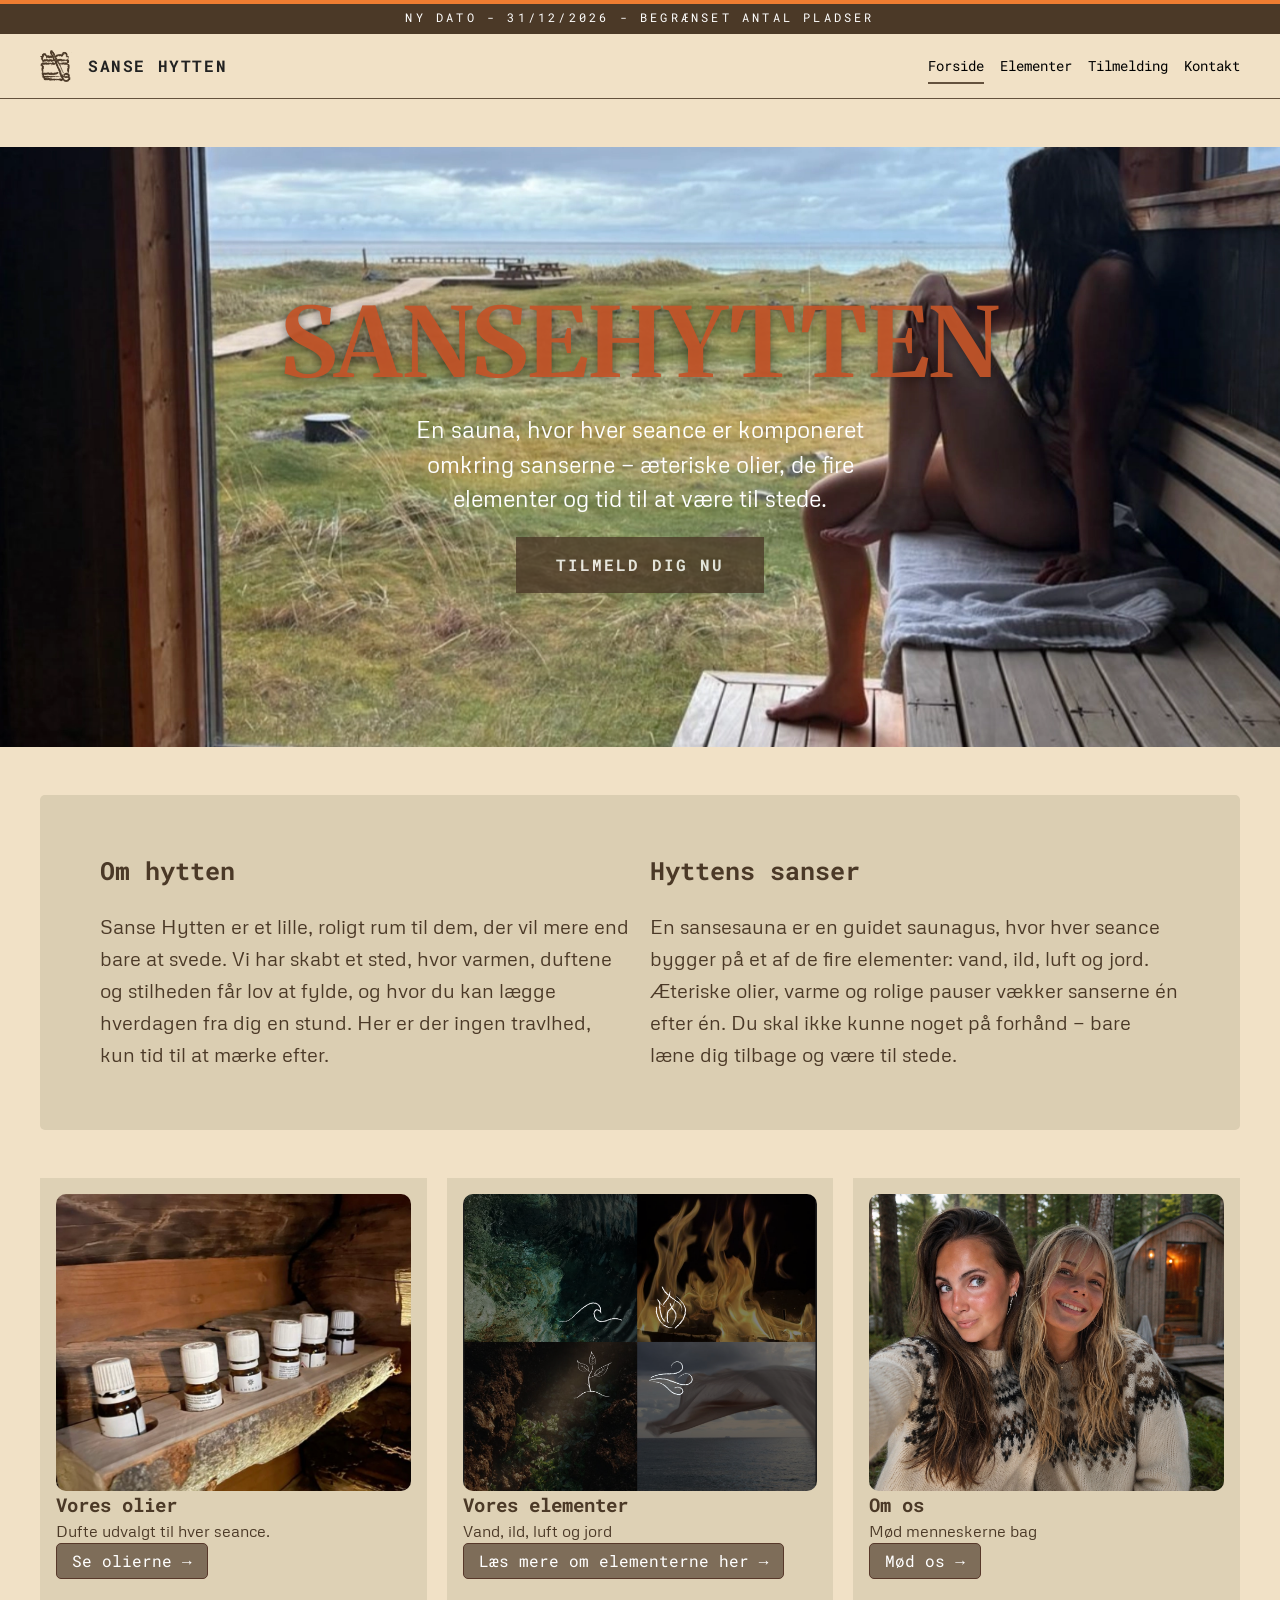
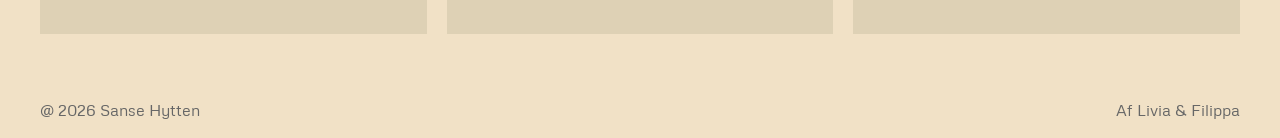
<file: index.html>
<!DOCTYPE html>
<html lang="da" class="forside">

<head>
  <meta charset="UTF-8">
  <meta name="viewport" content="width=device-width, initial-scale=1.0">
  <title>Eventnavn</title>
  <link rel="preconnect" href="https://fonts.googleapis.com">
  <link rel="preconnect" href="https://fonts.gstatic.com" crossorigin>
  <link
    href="https://fonts.googleapis.com/css2?family=Archivo+Black&family=Bodoni+Moda:ital,opsz,wght@0,6..96,400..900;1,6..96,400..900&family=Chewy&family=Merriweather:ital,opsz,wght@0,18..144,300..900;1,18..144,300..900&family=Montserrat:ital,wght@0,100..900;1,100..900&display=swap"
    rel="stylesheet">
  <link rel="preconnect" href="https://fonts.googleapis.com">
  <link rel="preconnect" href="https://fonts.gstatic.com" crossorigin>
  <link
    href="https://fonts.googleapis.com/css2?family=Archivo+Black&family=Bodoni+Moda:ital,opsz,wght@0,6..96,400..900;1,6..96,400..900&family=Chewy&family=Merriweather:ital,opsz,wght@0,18..144,300..900;1,18..144,300..900&family=Montserrat:ital,wght@0,100..900;1,100..900&family=Roboto+Mono:ital,wght@0,100..700;1,100..700&display=swap"
    rel="stylesheet">
  <link rel="preconnect" href="https://fonts.googleapis.com">
  <link rel="preconnect" href="https://fonts.gstatic.com" crossorigin>
  <link
    href="https://fonts.googleapis.com/css2?family=Archivo+Black&family=Bodoni+Moda:ital,opsz,wght@0,6..96,400..900;1,6..96,400..900&family=Chewy&family=Merriweather:ital,opsz,wght@0,18..144,300..900;1,18..144,300..900&family=Metrophobic&family=Montserrat:ital,wght@0,100..900;1,100..900&family=Roboto+Mono:ital,wght@0,100..700;1,100..700&display=swap"
    rel="stylesheet">
  <link rel="stylesheet" href="./starter.css">
  <link rel="stylesheet" href="./style.css">
</head>

<body>
  <header class="site-header">
    <p class="top-bar">Ny dato - 31/12/2026 - begrænset antal pladser</p>
    <div class="header-content">
      <a class="site-logo" href="index.html">
        <img class="logo-billede" src="./img/Aktiv8.webp" alt="">
        <span>Sanse Hytten</span>
      </a>
      <nav class="site-nav">
        <button popovertarget="menu">Menu</button>
        <ul class="menu" id="menu" popover>
          <li><a href="./" aria-current="page">Forside</a></li>
          <li><a href="./svg.html">Elementer</a></li>
          <li><a href="./form.html">Tilmelding</a></li>
          <li><a href="./404.html">Kontakt</a></li>
        </ul>

        <!-- <button class="burger">
          <span class="line"></span>
          <span class="line"></span>
          <span class="line"></span>
        </button> -->

      </nav>
    </div>
  </header>

  <main class="indexmain">
    <div class="container hero">
      <h1 class="h1forside">SANSEHYTTEN</h1>
      <img class="saunaforside" src="img/saunaudsigt.webp" alt="Forside">
      <p class="punderh1">En sauna, hvor hver seance er komponeret omkring sanserne — æteriske olier, de fire elementer
        og tid til at
        være til
        stede.</p>
      <a href="form.html" class="buttonforside">Tilmeld dig nu</a>
    </div>
    <div class="grid-forsidetekst">
      <div class="omhytten">
        <h2> Om hytten </h2>
        <p>Sanse Hytten er et lille, roligt rum til dem, der vil mere end bare at svede. Vi har skabt et sted, hvor
          varmen,
          duftene
          og stilheden får lov at fylde, og hvor du kan lægge hverdagen fra dig en stund. Her er der ingen travlhed, kun
          tid
          til
          at mærke efter.</p>
      </div>
      <div class="hyttenssanser">
        <h2>Hyttens sanser</h2>
        <p>
          En sansesauna er en guidet saunagus, hvor hver seance bygger på et af de fire elementer: vand, ild, luft og
          jord.
          Æteriske olier, varme og rolige pauser vækker sanserne én efter én. Du skal ikke kunne noget på forhånd — bare
          læne
          dig
          tilbage og være til stede.
        </p>
      </div>

    </div>
    <section class="udforskhytten">
      <!--Kort 1-->
      <article class="voresolier">
        <img class="elememterfoto" src="img/Olier.jpg" alt="Olier på en træhylde">
        <h3>Vores olier</h3>
        <p>Dufte udvalgt til hver seance.</p>
        <button popovertarget="olier-popover" class="buttonseolierne">Se olierne →</button>

        <div class="oliepopover" id="olier-popover" popover>
          <img src="img/Olier.jpg" alt="Olier på en træhylde">
          <h2>Vores olier</h2>
          <p>Vi bruger rene æteriske olier med blandt andet eukalyptus, lavendel, spearmint og citrongræs</p>
          <button popovertarget="olier-popover">Luk</button>

        </div>
      </article>
      <article class="voresolier">
        <img class="elememterfoto" src="img/elements2.webp" alt="elementer">
        <h3>Vores elementer</h3>
        <p>Vand, ild, luft og jord</p>
        <button popovertarget="elementer-popover" class="buttonelementer">Læs mere om elementerne her →</button>

        <div class="oliepopover" id="elementer-popover" popover>
          <img src="img/elements2.webp" alt="elementer">
          <h2>Vores elementer</h2>
          <p>Hver session er bygget op omkring de fire elementer. Ilden varmer, vandet afkøler, luften åbner for dybe
            åndedrag, og
            jorden samler dig igen. Dertil vælger vi rene æteriske olier som eukalyptus, lavendel, spearmint og
            citrongræs, så duft
            og varme arbejder sammen.</p>
          <button popovertarget="elementer-popover">Luk</button>

        </div>
      </article>
      <article class="voresolier">
        <img class="elememterfoto" src="img/omos.webp" alt="sauna">
        <h3>Om os</h3>
        <p>Mød menneskerne bag</p>
        <button popovertarget="tilmeld-popover">Mød os →</button>

        <div class="oliepopover" id="tilmeld-popover" popover>
          <img src="img/omos.webp" alt="Olier på en træhylde">
          <h2>Om os</h2>
          <p>Vi er Filippa og Livia, to veninder med en stor forkærlighed for varme, ro og gode stunder sammen. Idéen
            til os opstod
            en kold vinteraften, hvor vi sad i en lille sauna og tænkte: Hvorfor skal det her kun være noget, vi gør to?

            I dag inviterer vi dig indenfor til oplevelser bygget op omkring de fire elementer: vand, ild, luft og jord.
            Vi tænder
            op, vælger dufte og skaber rammen, så du kan slippe hverdagen og trække vejret dybt. Hos os er der plads til
            både dem,
            der kommer alene, og dem, der tager hele vennegruppen med.</p>
          <button popovertarget="tilmeld-popover">Luk</button>

        </div>
      </article>
    </section>

  </main>

  <footer class="site-footer">
    <div class="footer-content">
      <p>@ 2026 Sanse Hytten</p>
      <p>Af Livia & Filippa</p>
    </div>
  </footer>
  <script src="./script.js"></script>
</body>

</html>
</file>
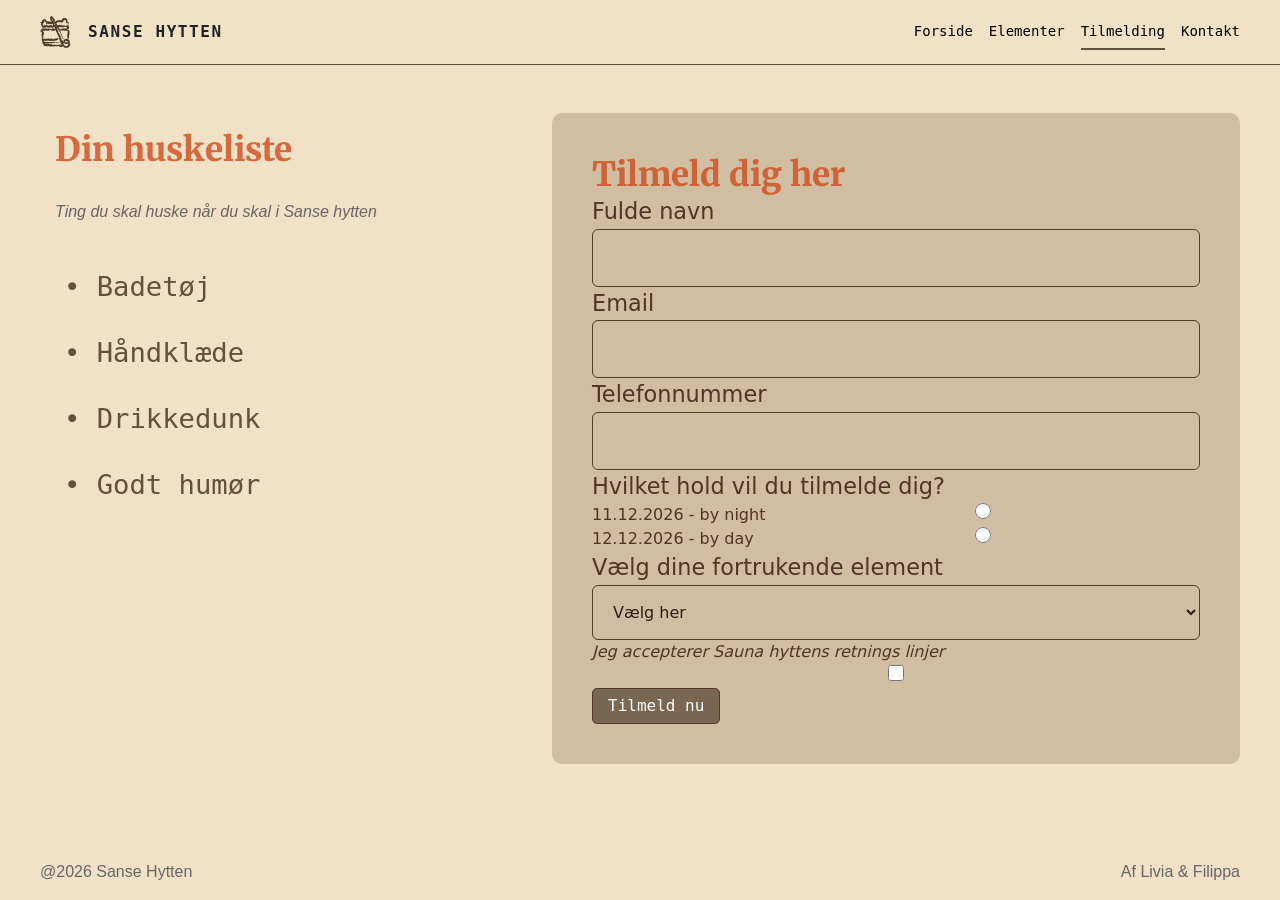
<file: form.html>
<!DOCTYPE html>
<html lang="da">

<head>
  <meta charset="UTF-8">
  <meta name="viewport" content="width=device-width, initial-scale=1.0">
  <link
    href="https://fonts.googleapis.com/css2?family=Archivo+Black&family=Bodoni+Moda:ital,opsz,wght@0,6..96,400..900;1,6..96,400..900&family=Chewy&family=Merriweather:ital,opsz,wght@0,18..144,300..900;1,18..144,300..900&family=Montserrat:ital,wght@0,100..900;1,100..900&display=swap"
    rel="stylesheet">
  <title>Formular | Eventnavn</title>
  <link rel="stylesheet" href="./starter.css">
  <link rel="stylesheet" href="./style.css">
</head>

<body>
  <header class="site-header">
    <div class="header-content">
      <a class="site-logo" href="index.html">
        <img class="logo-billede" src="./img/Aktiv8.webp" alt="">
        <span>Sanse Hytten</span>
      </a>
      <nav class="site-nav">
        <button popovertarget="menu">Menu</button>
        <ul class="menu" id="menu" popover>
          <li><a href="./">Forside</a></li>
          <li><a href="./svg.html">Elementer</a></li>
          <li><a href="./form.html" aria-current="page">Tilmelding</a></li>
          <li><a href="./404.html">Kontakt</a></li>
        </ul>

      </nav>
    </div>
  </header>

  <main>
    <section class="form-page">
      <header class="form-intro">

        <div class="heleliste">
          <h1 class="dinhuskeliste">Din huskeliste </h1>
          <p class="huskep">Ting du skal huske når du skal i Sanse hytten </p>

          <ol class="huskeliste">

            <li>

              <div class="huskeliste-div"> • Badetøj</div>
            </li>

            <li>

              <div class="huskeliste-div"> • Håndklæde</div>
            </li>

            <li>

              <div class="huskeliste-div"> • Drikkedunk</div>
            </li>


            <li>

              <div class="huskeliste-div"> • Godt humør</div>
            </li>




          </ol>



        </div>
      </header>

      <form class="form-placeholder" action="./opsamling.html" method="get">

        <fieldset>

          <h2 class="h2form">Tilmeld dig her </h2>

          <div>
            <label> Fulde navn </label>
            <input type="text" id="navn" name="navn" required>
          </div>

          <div>
            <label> Email</label>
            <input type="Email" id="mail" name="mail" required>
          </div>

          <div>
            <label> Telefonnummer</label>
            <input tyoe="tel" id="nummer" name="nummer" required>
          </div>


          <fieldset>
            <legend>Hvilket hold vil du tilmelde dig?</legend>
            <label class="nat"> 11.12.2026 - by night
              <input type="radio" name="hold" value="night">
            </label>

            <label class="dag"> 12.12.2026 - by day
              <input type="radio" name="hold" value="day">
            </label>
          </fieldset>


          <div>
            <label> Vælg dine fortrukende element</label>
            <select id="valg" name="behandling" required>
              <option value="">Vælg her</option>
              <option value="Vand">Vand</option>
              <option value="Jord">Jord</option>
              <option value="Ild">Ild</option>
              <option value="Luft">Luft</option>
            </select>
          </div>

          <label class="slutning"> Jeg accepterer Sauna hyttens retnings linjer
            <input type="checkbox" required>
          </label> <button type="submit"> Tilmeld nu </button>



        </fieldset>
      </form>
    </section>
  </main>

  <footer class="site-footer">
    <div class="footer-content">
      <p>@2026 Sanse Hytten</p>
      <p>Af Livia & Filippa</p>
    </div>
  </footer>
  <script src="./script.js"></script>
</body>

</html>
</file>
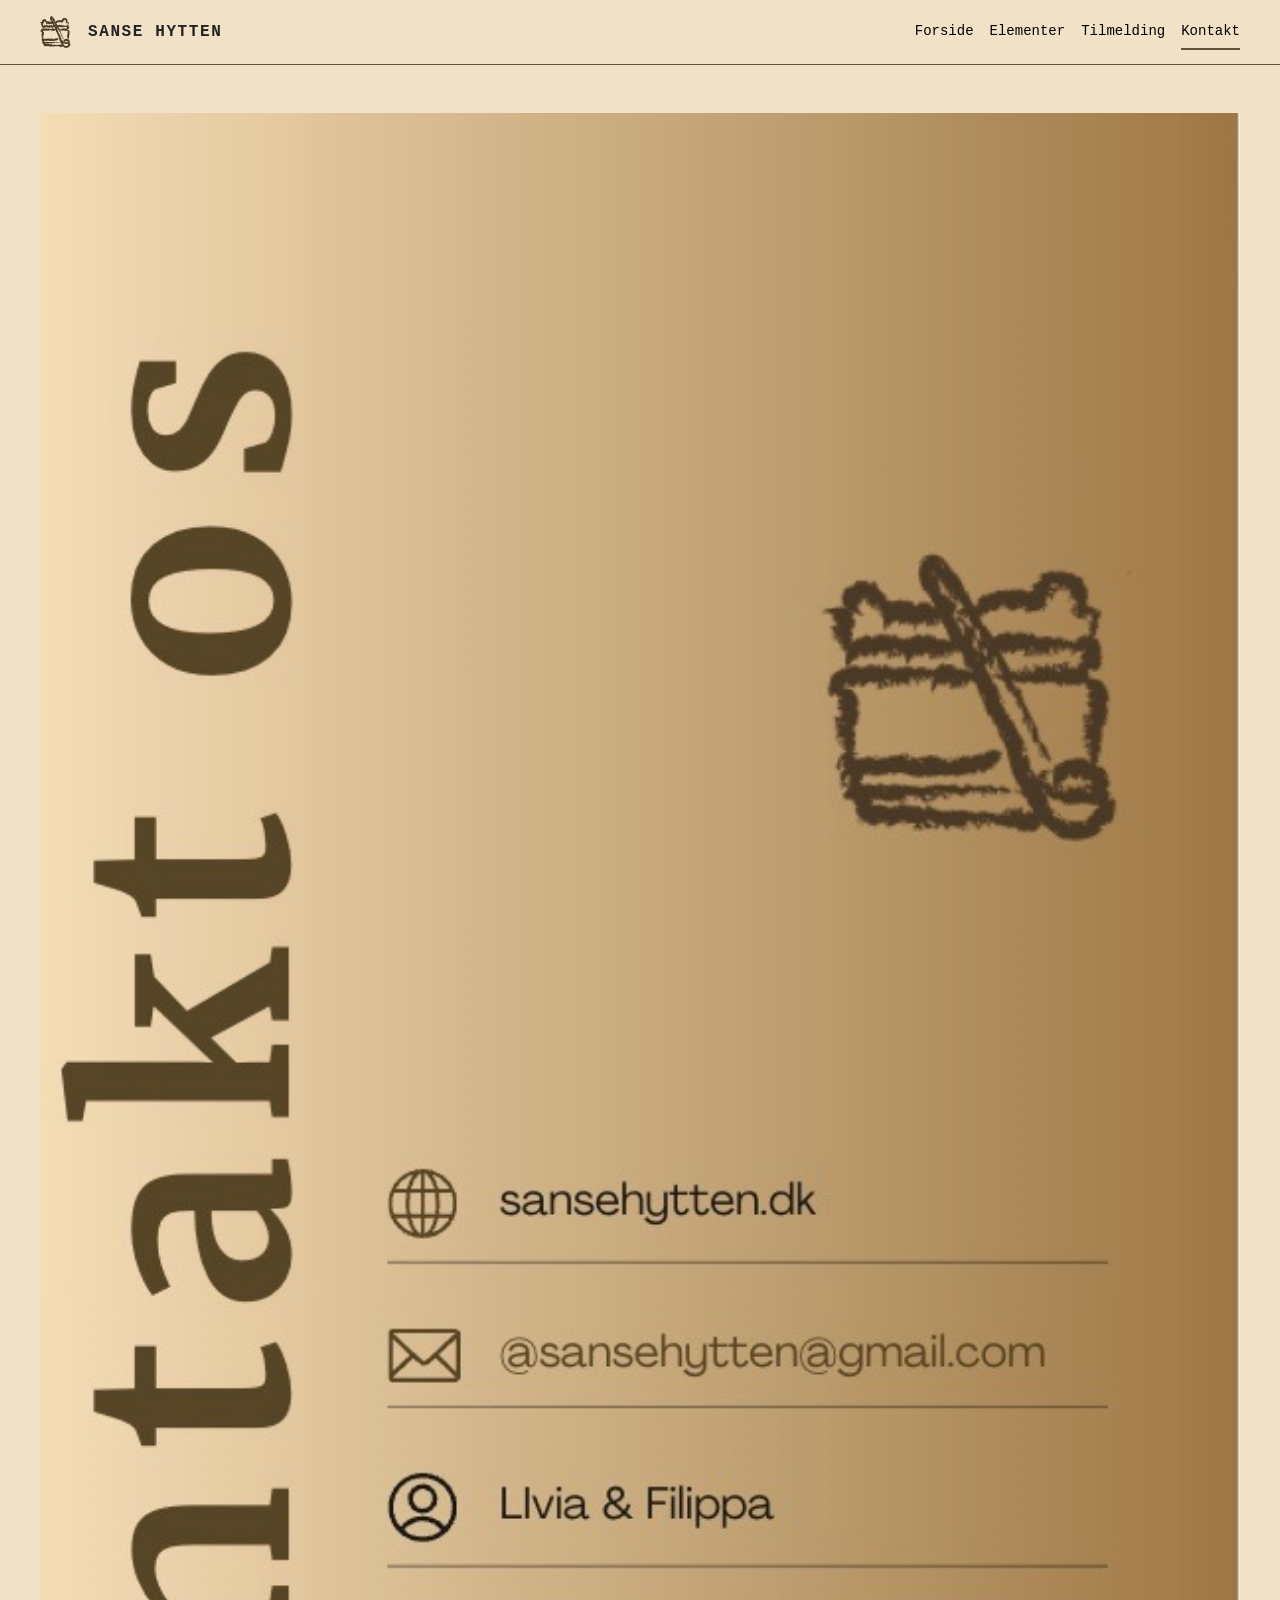
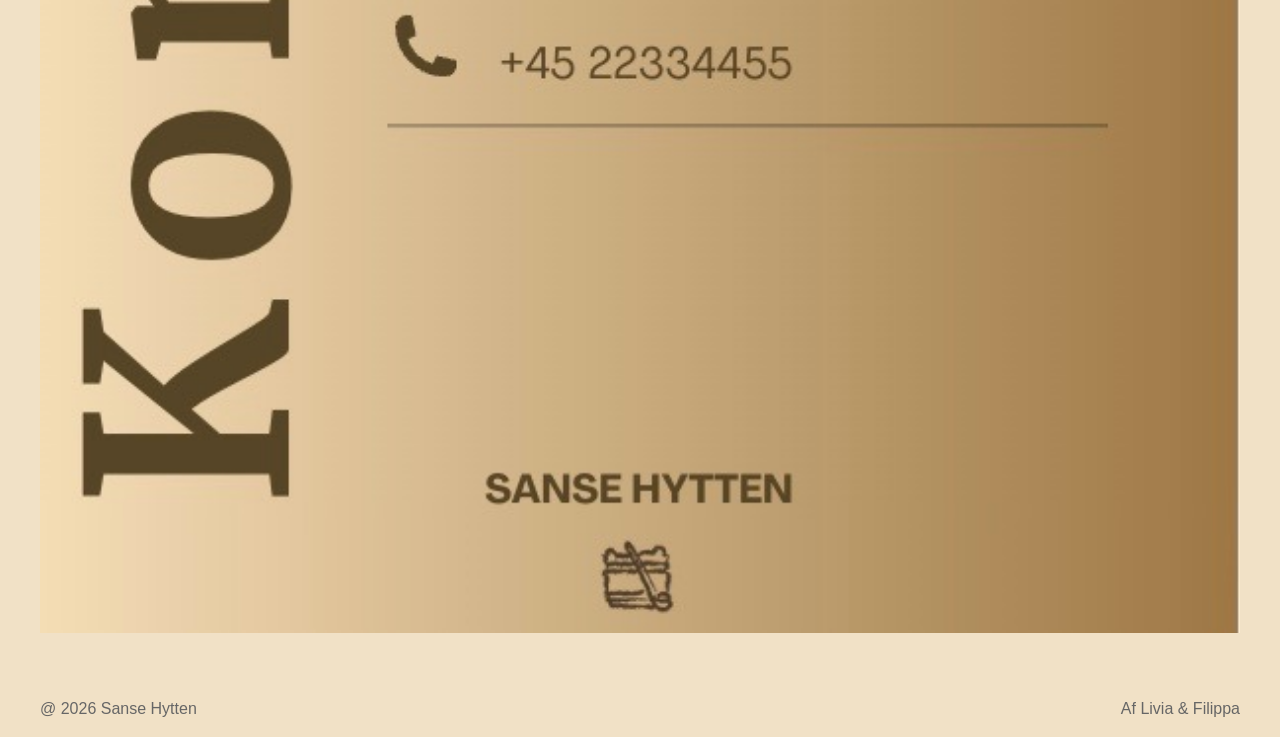
<file: kontakt.html>
<!DOCTYPE html>
<html lang="da">

<head>
    <meta charset="UTF-8">
    <meta name="viewport" content="width=device-width, initial-scale=1.0">
    <link
        href="https://fonts.googleapis.com/css2?family=Archivo+Black&family=Bodoni+Moda:ital,opsz,wght@0,6..96,400..900;1,6..96,400..900&family=Chewy&family=Merriweather:ital,opsz,wght@0,18..144,300..900;1,18..144,300..900&family=Montserrat:ital,wght@0,100..900;1,100..900&display=swap"
        rel="stylesheet">
    <title>Formular | Eventnavn</title>
    <link rel="stylesheet" href="./starter.css">
    <link rel="stylesheet" href="./style.css">
</head>

<body>
    <header class="site-header">
        <div class="header-content">
            <a class="site-logo" href="index.html">
                <img class="logo-billede" src="./img/Aktiv8.webp" alt="">
                <span>Sanse Hytten</span>
            </a>
            <nav class="site-nav">
                <button popovertarget="menu">Menu</button>
                <ul class="menu" id="menu" popover>
                    <li><a href="./index.html">Forside</a></li>
                    <li><a href="./svg.html">Elementer</a></li>
                    <li><a href="./form.html"> Tilmelding</a></li>
                    <li><a href="./404.html" aria-current="page">Kontakt</a></li>
                </ul>


            </nav>
        </div>
    </header>

    <main>

        <img class="kontakt" src="./img/kontaktsauna.webp" alt="kontakt">
    </main>




    <footer class="site-footer">
        <div class="footer-content">
            <p>@ 2026 Sanse Hytten</p>
            <p>Af Livia & Filippa</p>
        </div>
    </footer>
    <script src="./script.js"></script>
</body>

</html>
</file>
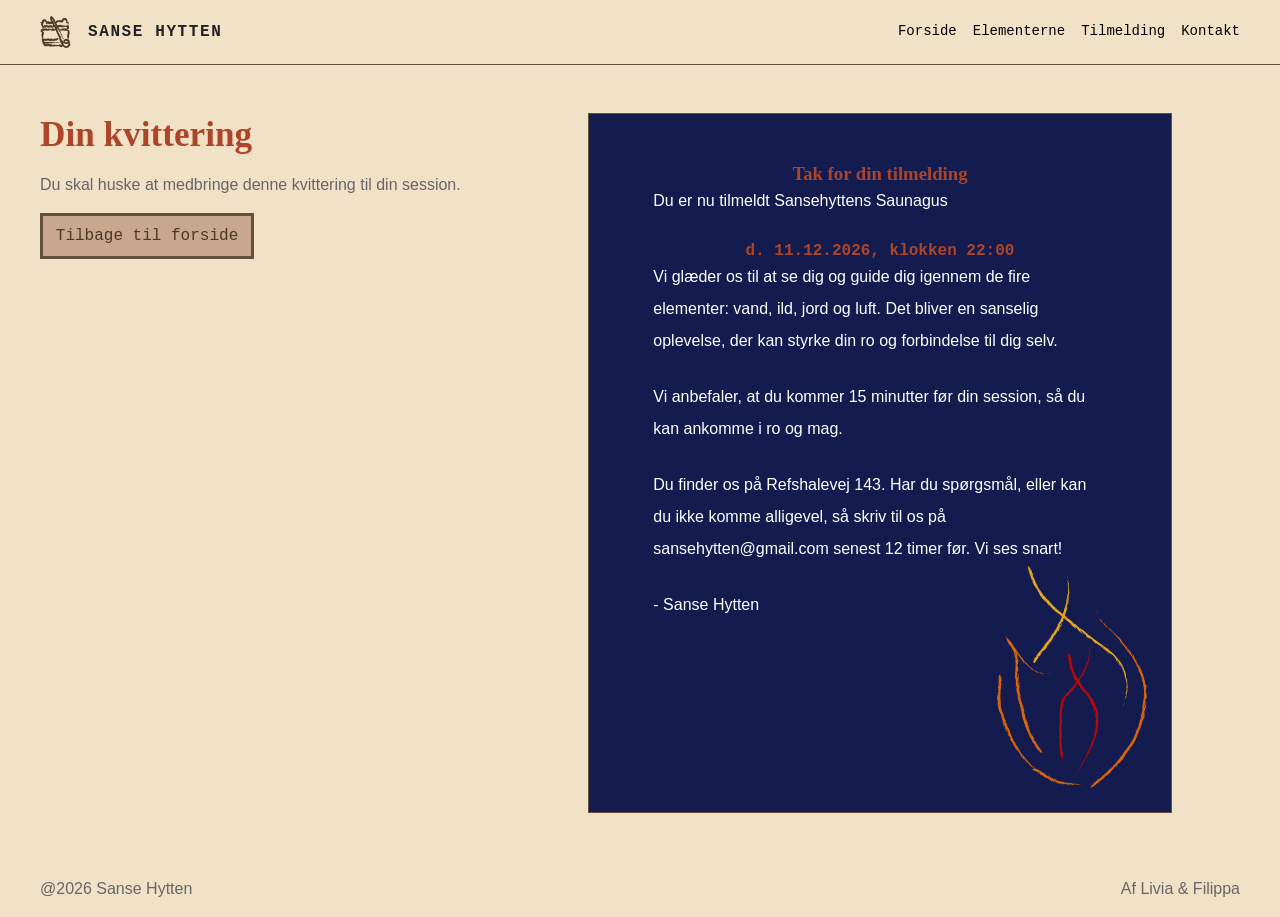
<file: opsamling.html>
<!DOCTYPE html>
<html lang="da">

<head>
  <meta charset="UTF-8">
  <meta name="viewport" content="width=device-width, initial-scale=1.0">
  <title>Opsamling | Eventnavn</title>
  <link rel="stylesheet" href="./starter.css">
  <link rel="stylesheet" href="./style.css">
</head>

<body>
  <header class="site-header">
    <div class="header-content">
      <a class="site-logo" href="index.html">
        <img class="logo-billede" src="./img/Aktiv8.webp" alt="">
        <span>Sanse Hytten</span>
      </a>
      <nav class="site-nav">
        <button popovertarget="menu">Menu</button>
        <ul class="menu" id="menu" popover>
          <li><a href="./">Forside</a></li>
          <li><a href="./svg.html">Elementerne</a></li>
          <li><a href="./form.html"> Tilmelding</a></li>
          <li><a href="./404.html">Kontakt</a></li>
        </ul>


      </nav>
    </div>
  </header>

  <main>
    <section class="opsamling-page">
      <div class="opsamling-intro">
        <h1 class="h1opsamling">Din kvittering</h1>
        <p>Du skal huske at medbringe denne kvittering til din session.</p>
        <div class="actions">
          <a class="button" href="./index.html">Tilbage til forside</a>
        </div>
      </div>

      <article class="opsamling-placeholder" id="kort">
      </article>
    </section>
  </main>

  <footer class="site-footer">
    <div class="footer-content">
      <p>@2026 Sanse Hytten</p>
      <p> Af Livia & Filippa</p>
    </div>
  </footer>
  <script src="./script.js"></script>
</body>

</html>
<!-- 
  <h1>Tak for din tilmelding</h1>
  
  <p>Du er nu tilmeldt Sansehyttens Saunagus</p>
  
  <h2 class="datotekst">d. 11.12.2026, klokken 22:00</h2>
  
  <p>
    Vi glæder os til at se dig og guide dig igennem de fire elementer: vand, ild, jord og luft.
    Det bliver en sanselig oplevelse, der kan styrke din ro og forbindelse til dig selv.
  
    Vi anbefaler, at du kommer 15 minutter før din session, så du kan ankomme i ro og mag.
  
    Du finder os på Refshalevej 143. Har du spørgsmål, eller kan du ikke komme alligevel, så skriv til os på
    sansehytten@gmail.com senest 12 timer før. Vi ses snart!
  </p>
  
  <p class="farvelp">
    - Sanse Hytten
  </p> -->
</file>
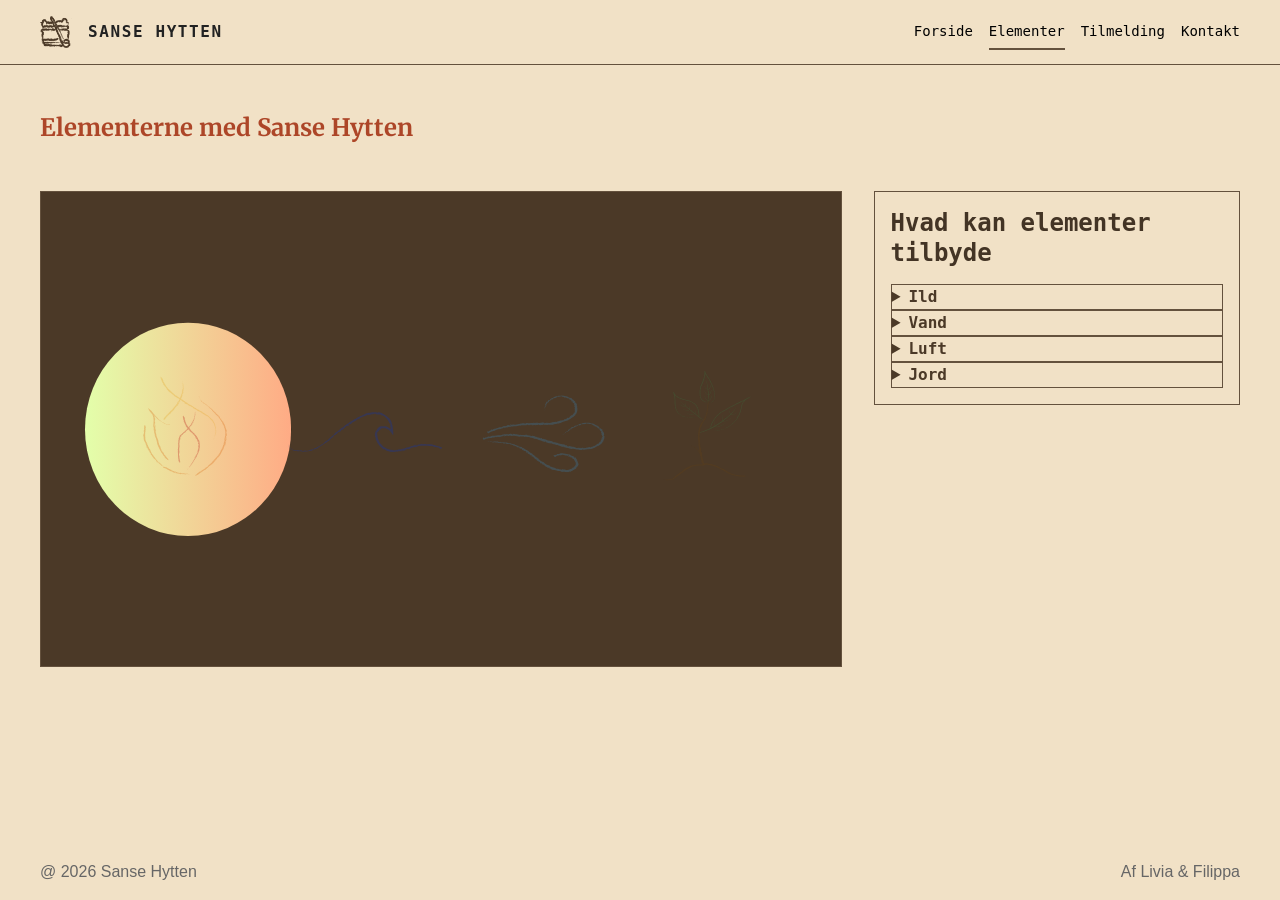
<file: svg.html>
<!DOCTYPE html>
<html lang="da">

<head>
  <meta charset="UTF-8">
  <meta name="viewport" content="width=device-width, initial-scale=1.0">
  <link
    href="https://fonts.googleapis.com/css2?family=Archivo+Black&family=Bodoni+Moda:ital,opsz,wght@0,6..96,400..900;1,6..96,400..900&family=Chewy&family=Merriweather:ital,opsz,wght@0,18..144,300..900;1,18..144,300..900&family=Montserrat:ital,wght@0,100..900;1,100..900&display=swap"
    rel="stylesheet">
  <title>Interaktiv SVG | Eventnavn</title>
  <link rel="stylesheet" href="./starter.css">
  <link rel="stylesheet" href="./style.css">
</head>

<body>
  <header class="site-header">
    <div class="header-content">

      <a class="site-logo" href="index.html">
        <img class="logo-billede" src="./img/Aktiv8.webp" alt="">
        <span>Sanse Hytten</span>
      </a>

      <nav class="site-nav">
        <button popovertarget="menu">Menu</button>
        <ul class="menu" id="menu" popover>
          <li><a href="./">Forside</a></li>
          <li><a href="./svg.html" aria-current="page">Elementer</a></li>
          <li><a href="./form.html">Tilmelding</a></li>
          <li><a href="./404.html">Kontakt</a></li>
        </ul>


      </nav>
    </div>
  </header>

  <main>
    <section class="svg-page">
      <header class="svg-intro">
        <h1>Elementerne med Sanse Hytten</h1>
        <p></p>
      </header>

      <section class="svg-layout">
        <div class="svg-placeholder">
          <svg class="event-map" viewBox="0 0 1364.94 808.69">
            <use class="scene" href="./img/samletsvg5.svg#baggrund"></use>
            <use class="spot" href="./img/samletsvg5.svg#spot"></use>
            <use class="ild" href="./img/samletsvg5.svg#ild"></use>
            <use class="vand" href="./img/samletsvg5.svg#vand"></use>
            <use class="luft" href="./img/samletsvg5.svg#luft"></use>
            <use class="jord" href="./img/samletsvg5.svg#jord"></use>
          </svg>
        </div>

        <article class="panel">
          <h2 class="h2svg">Hvad kan elementer tilbyde</h2>
          <div class="accordion">

            <details class="accordion-item" id="details-first" data-position="first" name="elements">
              <summary class="titelsvg">Ild</summary>
              <div>
                <h3>Ild - Mærk det</h3>
                <p class="psvg">Oplev ildens kraft og intensitet. En varm og energifyldt gus, der vækker sanserne, giver
                  ny energi og
                  skaber plads til fornyelse.</p>
              </div>
            </details>

            <details class="accordion-item" id="details-second" data-position="second" name="elements">
              <summary class="titelsvg">Vand</summary>
              <div>
                <h3>Vand - Giv slip</h3>
                <p class="psvg">Lad tankerne flyde som vand. En blid og sanselig gus, der inviterer dig til at give
                  slip, finde indre
                  ro og mærke kroppens naturlige flow.</p>
              </div>
            </details>

            <details class="accordion-item" id="details-third" data-position="third" name="elements">
              <summary class="titelsvg">Luft</summary>
              <div>
                <h3>Luft - Træk vejret frit</h3>
                <p class="psvg">Find letheden i en gus inspireret af luftens frie bevægelser. Mærk åndedrættet, giv
                  plads til nye
                  tanker, og lad kroppen finde frihed og balance.</p>
              </div>
            </details>

            <details class="accordion-item" id="details-fourth" data-position="fourth" name="elements">
              <summary class="titelsvg">Jord</summary>
              <div>
                <h3>Jord - Find ro</h3>
                <p class="psvg">Mærk forbindelsen til jorden. En gus inspireret af naturens stabilitet, varme og ro. Giv
                  kroppen lov
                  til at lande, og find balancen i dig selv.</p>
              </div>
            </details>

          </div>
        </article>
      </section>
    </section>
  </main>

  <footer class="site-footer">
    <div class="footer-content">
      <p>@ 2026 Sanse Hytten</p>
      <p>Af Livia & Filippa</p>
    </div>
  </footer>
  <script src="./script.js"></script>
</body>

</html>
</file>
<file: starter.css>
*,
::before,
::after {
  box-sizing: border-box;
  margin: 0;
  padding: 0;
}

html {
  interpolate-size: allow-keywords;
  font-family: system-ui, sans-serif;
  line-height: 1.5;
  -webkit-font-smoothing: antialiased;
}

h1,
h2 {
  line-height: 1.25;
}

p,
li {
  text-wrap: pretty;
}

img,
svg {
  display: block;
  width: 100%;
  height: auto;
}

label {
  display: block;
}

input,
button,
textarea,
select {
  font: inherit;
  color: inherit;
  background-color: transparent;
  font-size: max(1em, 16px);
  padding: 0;
  margin: 0;
}

input:where([type="checkbox"], [type="radio"]) {
  width: 1em;
  height: 1em;
}

textarea {
  resize: none;
  min-height: 4lh;
}

legend {
  padding: 0;
}

select,
::picker(select) {
  appearance: base-select;
}

[popover] {
  margin: revert;
}

dialog {
  overscroll-behavior: none;

  &::backdrop {
    overflow: hidden;
    overscroll-behavior: contain;
  }
}

.visually-hidden {
  position: absolute;
  width: 1px;
  height: 1px;
  overflow: hidden;
  white-space: nowrap;
  clip-path: inset(100%);
}


/*****mobilsiteforside****/

@media (width > 800px) {
  .udforskhytten {
    display: grid;
    grid-template-columns: 1fr 1fr 1fr;
    gap: 20px;
  }

}
</file>
<file: style.css>
/*animations*/

@keyframes progress {
  from {
    scale: 0 1;
  }
}

@keyframes scale {
  to {
    scale: 0.5;
    opacity: 0;
  }
}

@keyframes appear-1 {
  from {
    opacity: 0;
    translate: -20vw;
    rotate: -5deg;
  }
}

@keyframes appear-2 {
  from {
    opacity: 0;
    translate: 20vw;
    rotate: 5deg;
  }
}
@keyframes clip-reveal {
  from {
    opacity: 0;
    clip-path: polygon(0% 0%, 0% 0%, 0% 100%, 0% 100%);
  }

  to {
    opacity: 1;
    clip-path: polygon(100% 0%, 0% 0%, 0% 100%, 100% 100%);
  }
}

.two-by img:first-child {
  animation: appear-1 2s ease-out both;
  animation-timeline: view();
  animation-range: 10% 50%;
}

.two-by img:nth-child(2) {
  animation: appear-2 2s ease-out both;
  animation-timeline: view();
  animation-range: 10% 50%;
}

.h1forside {
  position: sticky;
  inset-block-start: 1vh;
  inset-block-start: 1vh;
  animation: scale ease;
  animation-range: 0%;
  transform-origin: 0 25vh;
  animation-timeline: scroll();
}
.forside::before {
  content: "";
  block-size: 4px;
  background-color: #ef7d31;
  position: fixed;
  inset: 0 0 auto 0;
  z-index: 9999;
  animation: progress linear;
  transform-origin: 0;
  animation-timeline: scroll();
}

.basket {
  animation: clip-reveal 2s linear both;
  animation-timeline: view();
  animation-range: 10% 40%;
}


/*fonts*/

/*h1*/
@font-face {
  font-family: "Merriweather", serif;
  src: url("https://fonts.googleapis.com/css2?family=Archivo+Black&family=Bodoni+Moda:ital,opsz,wght@0,6..96,400..900;1,6..96,400..900&family=Chewy&family=Merriweather:ital,opsz,wght@0,18..144,300..900;1,18..144,300..900&family=Montserrat:ital,wght@0,100..900;1,100..900&display=swap");
  font-optical-sizing: auto;
  font-weight: 300;
  ont-style: normal;
  font-variation-settings: "wdth" 100;
}

/*h2 og h3*/
@font-face {
  font-family: "Roboto Mono", monospace;
  src: url("https://fonts.googleapis.com/css2?family=Archivo+Black&family=Bodoni+Moda:ital,opsz,wght@0,6..96,400..900;1,6..96,400..900&family=Chewy&family=Merriweather:ital,opsz,wght@0,18..144,300..900;1,18..144,300..900&family=Montserrat:ital,wght@0,100..900;1,100..900&family=Roboto+Mono:ital,wght@0,100..700;1,100..700&display=swap");
  font-optical-sizing: auto;
  font-weight: 300;
  font-style: normal;
}

@font-face {
  font-family: "Metrophobic", sans-serif;
  font-weight: 400;
  font-style: normal;
  src: url("https://fonts.googleapis.com/css2?family=Archivo+Black&family=Bodoni+Moda:ital,opsz,wght@0,6..96,400..900;1,6..96,400..900&family=Chewy&family=Merriweather:ital,opsz,wght@0,18..144,300..900;1,18..144,300..900&family=Metrophobic&family=Montserrat:ital,wght@0,100..900;1,100..900&family=Roboto+Mono:ital,wght@0,100..700;1,100..700&display=swap");
}


/*****burgermenu****/




  
/*Fonts til tekst*/

h1 {
  font-family: "Merriweather", serif;
}

h2,
h3,
a,
.top-bar {
  font-family: "Roboto Mono", monospace;
}

p {
  font-family: "Metrophobic", sans-serif;
}

/* Variabler */
html {
  --color-page: #f1e1c6;
  --color-surface: #f1e1c6;
  --color-text: #222;
  --color-muted: #666;
  --color-border: #64513d;
  --space-05: 0.5rem;
  --space-1: 1rem;
  --space-2: 2rem;
  --space-3: 3rem;

  background: var(--color-page);
  color: var(--color-text);
}

/* Globalt layout */
body {
  margin: 0;
  min-height: 100svh;
  display: grid;
  grid-template-rows: auto 1fr auto;
  grid-template-columns: minmax(1rlh, 1fr) minmax(0, 75rem) minmax(1rlh, 1fr);
}

h1,
h2,
h3,
p {
  margin: 0;
}

main {
  display: grid;
  grid-template-columns: inherit;
 grid-column: 1 / -1;
  align-content: start;
}

main > * {
  grid-column: 2;
  padding-block: var(--space-3);
}

.svg-page {
  box-sizing: border-box;
  display: grid;
  gap: var(--space-2);
}

.svg-intro {
  display: grid;
  gap: var(--space-1);
  max-width: 60ch;
  font-family: "Merriweather", serif; 
  color: #AD4628;
}

.svg-intro p {
  color: var(--color-muted);
}

.h2svg
{
  color: #433425;
  font:"Roboto Mono", monospace;
}

.accordion-item{
  color: #4b3927;
}
.svg-layout {
  display: grid;
  gap: var(--space-2);
  align-items: start;
  @media (width > 800px) {
    grid-template-columns: 1fr min(40%, 36ch);
    width: 100%;
    max-width: 100%;
  }
}

.form-page {
  display: grid;
  gap: var(--space-2);
  @media (width > 600px) {
    grid-template-columns: min(40%, 50ch) 1fr;
  }
}

.form-intro {
  display: grid;
  gap: var(--space-1);
  align-content: start;
  max-width: 60ch;
}

.form-intro p {
  color: var(--color-muted);
}

.opsamling-page {
  display: grid;
  gap: var(--space-2);
  align-items: start;

  @media (width > 800px) {
    grid-template-columns: minmax(0, 44ch) minmax(20rem, 1fr);
  }
}

.opsamling-intro {
  display: grid;
  gap: var(--space-1);
  max-width: 60ch;
}

.opsamling-intro p {
  color: var(--color-muted);
}

.error-page {
  display: grid;
  gap: var(--space-1);
  max-width: 60ch;
}

.error-page p {
  color: var(--color-muted);
}

/* Header og footer */
.site-header,
.site-footer {
  grid-column: 1 / -1;

  display: grid;
  grid-template-columns: inherit;
  background: var(--color-surface);
}

.header-content,
.footer-content {
  grid-column: 2;
}

.header-content {
  min-height: 4rem;
  display: flex;
  justify-content: space-between;
  align-items: center;
  gap: var(--space-1);
}

.site-logo {
  color: inherit;
  font-weight: 700;
  text-decoration: none;
}

.footer-content {
  padding-block: var(--space-1);
  display: flex;
  flex-wrap: wrap;
  justify-content: space-between;
  gap: var(--space-1);
  color: var(--color-muted);
}

/* Navigation */
[popover] {
  margin: 0;
  padding: 0;
  border: none;
  background: transparent;
}

.site-nav button {
  padding: 0.4rem 0.7rem;
  border: 1px solid var(--color-border);
  background-color:#4b3927;
  color: #d4c1a0;
  @media (width > 600px) {
    display: none;
  }
}

.menu {
  margin: 0;
  padding: var(--space-1);
  list-style: none;
  background-color: var(--color-page);
  border: 1px solid var(--color-border);
  position-area: bottom span-left;
  @media (width > 600px) {
    display: flex;
    gap: var(--space-1);
    padding: 0;
    border: none;
    background: none;
    position: static;
  }
}

.menu a {
  display: block;
  padding: 0.4rem 0;
  color: inherit;
  text-decoration: none;
  border-bottom: 2px solid #0000;
}

.menu a[aria-current="page"] {
  border-bottom-color: var(--color-border);
}

/* Flader */
.panel,
.svg-placeholder,
.form-placeholder,
.opsamling-placeholder {
  background: var(--color-surface);
  border: 1px solid var(--color-border);
}

.panel {
  padding: var(--space-1);
  display: grid;
  gap: var(--space-1);
}

.svg-placeholder {
  min-height: -webkit-fill-available;
  background-color: #2c351943;
}

.opsamling-placeholder {
  min-height: -webkit-fill-available;
  min-height: stretch;
}

.form-placeholder {
  min-height: -webkit-fill-available;
  min-height: stretch;
  padding: var(--space-1);
}

/* Details */
.accordion {

  gap: var(--space-05);
}

.accordion-item {
  border: 1px solid var(--color-border);
  background: var(--color-surface);
}

.accordion-item p {
  padding: 0 var(--space-1) var(--space-1);
  color: var(--color-muted);
}

.titelsvg {
  font-family: "Roboto Mono", monospace;
  font-weight: bold;
}

/* Knap/link */
.button {
  justify-self: start;
  display: inline-block;
  padding: 0.5rem 0.8rem;
  border: 3px solid var(--color-border);
  background:#ad806c97;
  color: inherit;
  text-decoration: none;
}

/**MENU**/
.top-bar {
  grid-column: 1/-1;
  padding-block: var(--space-05);
  background: #4b3927;
  color: white;
  text-align: center;
  font-size: 12px;
  text-transform: uppercase;
  letter-spacing: 0.2rem;
}

.site-header {
  border-bottom: 1px solid #64513d;
}

.site-logo {
  display: flex;
  align-items: center;
  gap: var(--space-1);
  text-transform: uppercase;
  letter-spacing: 0.1rem;
}

.logo-billede {
  height: 2rem;
  width: 2rem;
}

.menu a {
  font-size: 0.875rem;
}

/***forside***/
.container {
  position: relative;
  text-align: center;
  color: white;
}
.hero {
  grid-column: 1 / -1;
}
.h1forside {

  font-size: 96px;
  color: #c35529ee;
  text-shadow: 0 2px 12px rgb(0 0 0 / 0.5);
  position: absolute;
  top: 35%;
  left: 50%;
  transform: translate(-50%, -50%);
  margin: 0;
  white-space: nowrap;
}
.saunaforside {
   @media (width > 800px) {
  
  display: block;
  width: 100%;
  height: 600px;
  object-fit: cover;
  }
}

.punderh1 {
  font-size: 23px;
  position: absolute;
  top: 45%;
  left: 50%;
  transform: translateX(-50%);
  width: 450px;
  text-align: center;
  margin: 0;
}
.buttonforside {
  position: absolute;
  top: 63%;
  left: 50%;
  transform: translateX(-50%);
  background-color: #4b3927;
  opacity: 78%;
  color: white;
  padding: 16px 40px;
  text-decoration: none;
  text-transform: uppercase;
  letter-spacing: 2px;
  font-size: 16px;
  font-weight: bold;
}

.buttonforside:hover {
  background-color: #d25422a7;
}

.grid-forsidetekst {
  display: grid;
  @media (width > 800px) {
    grid-template-columns: 1fr 1fr;
  }
  gap: 20px;
  padding: 60px;
  border-radius: 5px;
  background-color: #2c35191d;
}

.omhytten h2 {
  font-size: 25px;
  margin: 0 0 24px 0;
  color: #4b3927;
  font-weight: 800;
}

.omhytten p {
  font-size: 20px;
  margin: 0;
  line-height: 1.6;
  max-width: 45ch;
  color: #4b3927;
}

.hyttenssanser h2 {
  font-size: 25px;
  margin: 0 0 24px 0;
  color: #4b3927;
  font-weight: 800;
}

.hyttenssanser p {
  font-size: 20px;
  margin: 0px;
  line-height: 1.6;
  max-width: 45ch;
  color: #4b3927;
}

.udforskhytten {
  display: grid;
  gap: 1.5rem;
  padding: auto;
  @media (width > 800px) {
    grid-template-columns: 1fr 1fr 1fr;
  }
}

.voresolier {
  gap: 10p;
  background: #2c351918;
  padding: 1rem;
  color: #4b3927;

  .voresolier img {
    width: 100%;
    height: 100%;
    display: block;
  }

  /*Selve popoveren*/
  .oliepopover {
    position: fixed;
    inset: 0;
    margin: auto;
    padding: 1rem;
    max-height: 90vh;
    max-width: 90vw;
    width: 50ch;
    height: fit-content;
    background: #4b392ad6;
    color: white;
    border: 1px solid #2c3519;
    border-radius: 10px;
  }

  /*Når popover er åben*/
  .oliepopover:popover-open {
    display: grid;
    gap: 1rem;
    justify-items: start;
  }

  .elememterfoto {
    width: 100%;
    height: 70%;
    display: block;
    object-fit: cover;
    border-radius: 10px;
  }
  .oliepopover::backdrop {
    background: rgb(30 30 30 / 0.6);
  }
}

.event-map {
  width: 100%;
  height: auto;
  display: block;
}



/*****mobilsiteforside****/

@media (width > 800px) {
  .udforskhytten {
    display: grid;
    grid-template-columns: 1fr 1fr 1fr;
    gap: 20px;
  }

  .flex_col {
    display: flex;
    flex-direction: column;
    :last-child {
      margin-top: auto;
    }
  }
}
/* Elementerne er dæmpede som udgangspunkt */
.event-map .ild,
.event-map .vand,
.event-map .luft,
.event-map .jord {
  opacity: 0.3;
  transition:
    opacity 0.3s,
    transform 0.3s;
  transform-box: fill-box;
  transform-origin: center;
}

/* Det åbne element bliver fremhævet */
.svg-placeholder[data-position="first"] .ild,
.svg-placeholder[data-position="second"] .vand,
.svg-placeholder[data-position="third"] .luft,
.svg-placeholder[data-position="fourth"] .jord {
  opacity: 1;
  transform: scale(1.1);
}

/* Spotten glider hen bag det åbne element */
.event-map .spot {
  transition: transform 0.6s ease;
}

.svg-placeholder[data-position="second"] .spot {
  transform: translateX(310px);
}

.svg-placeholder[data-position="third"] .spot {
  transform: translateX(620px);
}

.svg-placeholder[data-position="fourth"] .spot {
  transform: translateX(905px);
}

/****form****/

form {
  accent-color: var(--color-page);
  display: grid;
}
.form-placeholder {
  padding: 30px;
  box-shadow: 0 1px 15px color-mix var(--color-border);
  border-radius: 10px;
  background-color:#53331333;
}

input,
select {
  border: 1px solid rgb(80, 62, 41);
  border-radius: 6px;
  padding: 1rem;
  width: 100%;
  font-size: 2;
  color: #2e1c14;
}

button {
  font-family: "Roboto Mono", monospace;
  cursor: pointer;
  border: 1px solid #57382a;
  color: #ffffff;
  background: #4b3927a5;
  padding-inline: 15px;
  padding-block: 5px;
  border-radius: 5px;
}

button:hover {
  background-color: #d25422a7;
}

.huskeliste {
  display: grid;
  grid-template-columns: 1fr;
  gap: 1px;
  padding: 1rlh;
  border: none;
  display: grid;
  gap: 2px;
  overflow: clip;
  border-radius: 12px;
  list-style: none;
  
}



.huskeliste-div {
  margin-top: -1rem;
  font-size: 1.7rem;
  font-weight: 400;
  line-height: 5rem;
  list-style: none;
  color: #64513d;
  font-family: "Roboto Mono", monospace;
}

.sesihytten {
  font-style: italic;
  color: #433425;
  font-family: "Metrophobic", sans-serif;
}

.h2form {
  font-family: "Merriweather", serif;
  color: rgba(205, 78, 32, 0.816);
  font-weight: 800;
  font-size: 2.1rem;
}
.slutning
 {
    font-size:1rem ;
    font-style:italic;
 }
.dag,
.nat{
  font-size:1rem ;
}
label {
  font-size: 1.4rem;
  font-weight: 500;
  color: #523326;
}

legend{
   font-size: 1.4rem;
   font-weight: 500;
  color:#523326
}

.dinhuskeliste {
  font-family: "Merriweather", serif;
  color: rgba(205, 78, 32, 0.816);
  font-weight: 800;
  font-size: 2.1rem;
  padding: 15px;
}


.huskep {
  font-style: italic;
  padding: 15px;

}
.form-placeholder {
  width: 100%;
  padding: 40px;
  margin: 0 auto;
  border-radius: 10px;
  border: #57382a;
}


.nat, .dag{
  display: grid;
  grid-template-columns: 1fr 2.5fr;
 align-self: end;
}


.form-placeholder fieldset {
  border: none;
  padding: 0;
  margin: 0;
  min-width: 0;
  border-radius: 10px;
}

#viden {
  width: 100%;
}

#allergener {
  margin-bottom: 20px;
}

.range {
  display: flex;
  align-items: center;
}

#intet {
  margin-inline: 0 10px;
}

#meget {
  margin-inline: 10px 0;
}

.error-message {
  color: #ee5050;
  display: none;
}

.indexmain {
  grid-column: 1 / -1;
}

/********opsamlingsside******/

.opsamling-placeholder {
   width: 81%;
    margin-inline: auto;
    position: relative;
    padding: 3rem 4rem 6rem;
}

.opsamling-placeholder .symbol {
  position: absolute;
  right: 1.5rem;
  bottom: 1.5rem;
  width: 150px;
}

.opsamling-placeholder.night {background: #141B4F;
height: 700px;}
.opsamling-placeholder.night h1 {color: #AD4628;
font-weight: bold;
text-align: center;}
.opsamling-placeholder.night .datotekst {color: #AD4628;
font-weight: bold;
text-align: center;
font-size: medium;}
.opsamling-placeholder.night p { color: #ffffff;
line-height: 2rem;
margin-bottom: 1.5rem;}

.opsamling-placeholder.day {background: #D8C189;
height: 700px;}
.opsamling-placeholder.day h1 {color: #523A1F;
font-weight: bold;
text-align: center;}
.opsamling-placeholder.day .datotekst {color: #523A1F;
font-weight: bold;
text-align: center;
font-size: medium;}
.opsamling-placeholder.day p {color: black;
line-height: 2rem;
margin-bottom: 1.5rem;}





.opsamling-intro{
color: #4b3927;
font-size: medium;
font-weight: 400;
}

.h1opsamling{
font-family:"Merriweather", serif; 
color: #AD4628;
font-size: 2.2rem;
font-weight: 800;
}



/*****virker ikke side***/
.button404{
  border-radius: 15px;
 background-color: #433425;
  border-color: #523326a5;
  color:#AD4628
  
}

.error-page{
  color:#523326;

}
</file>
